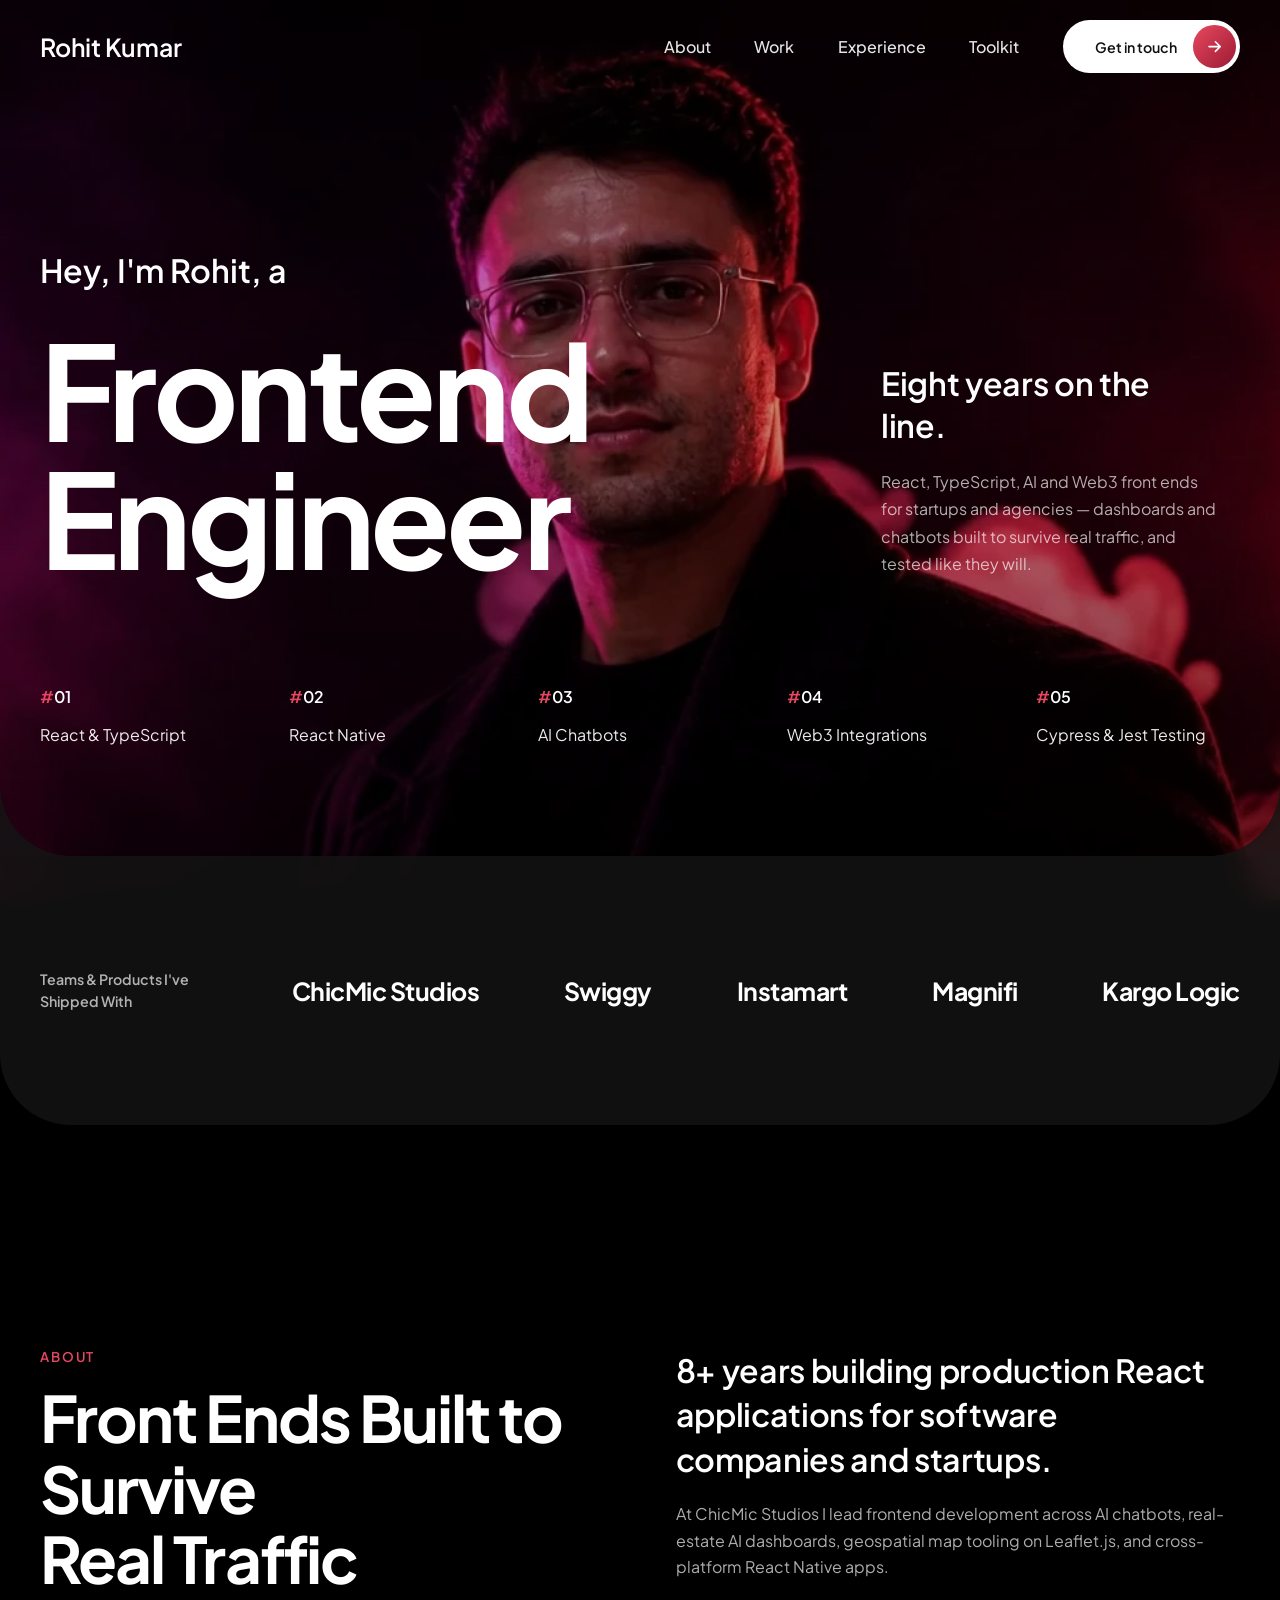
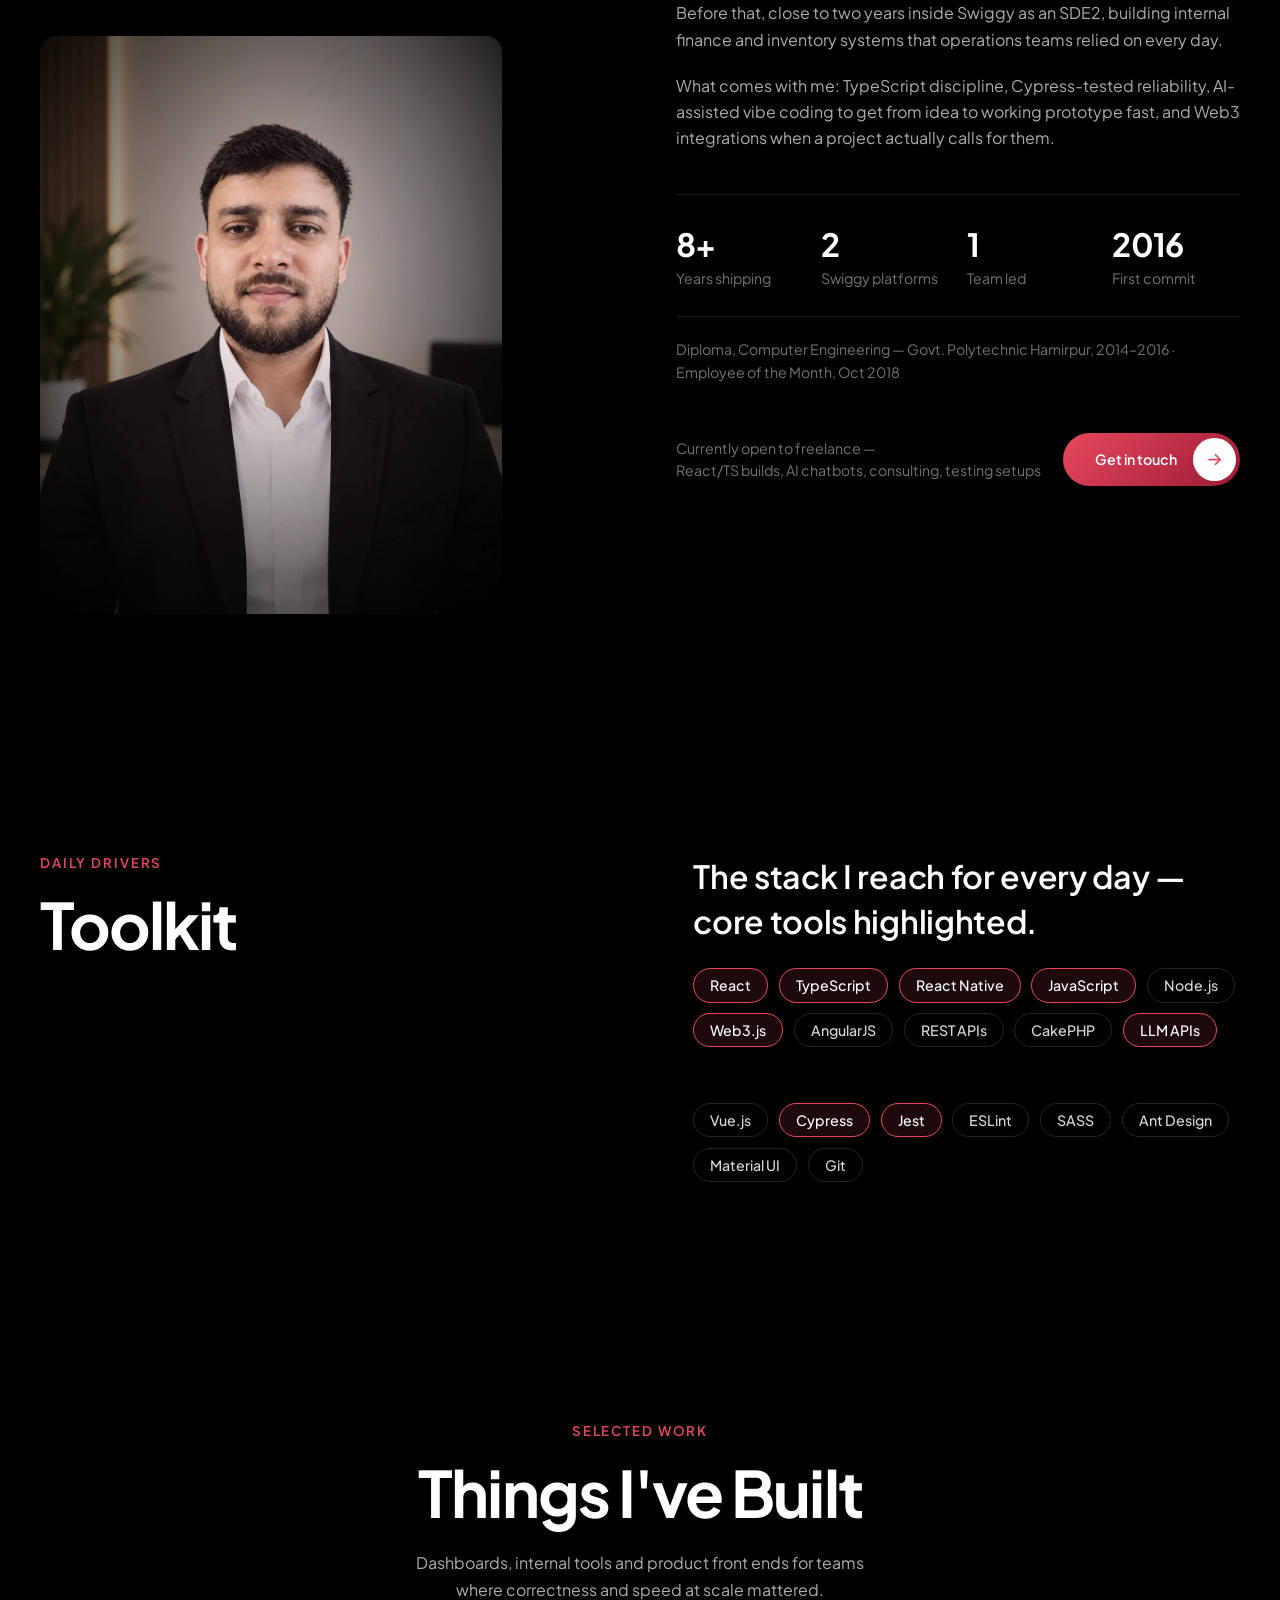
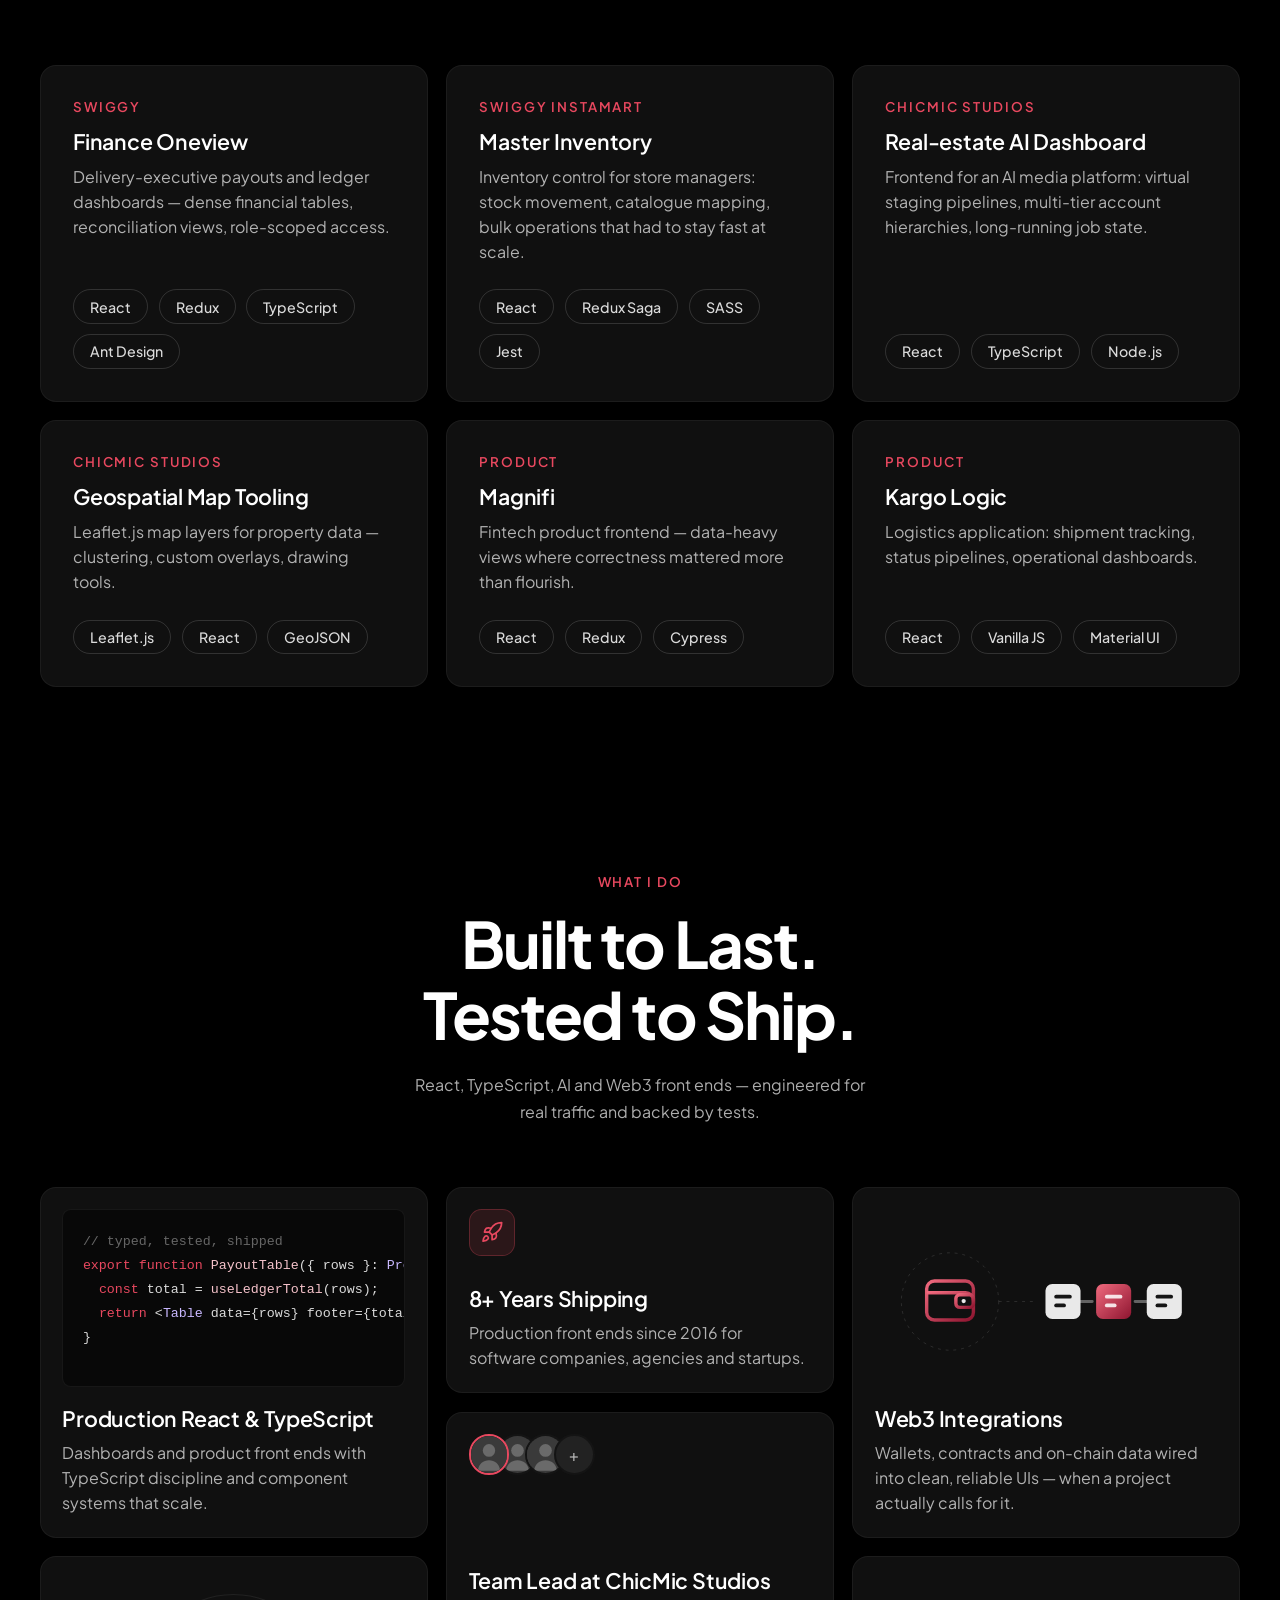
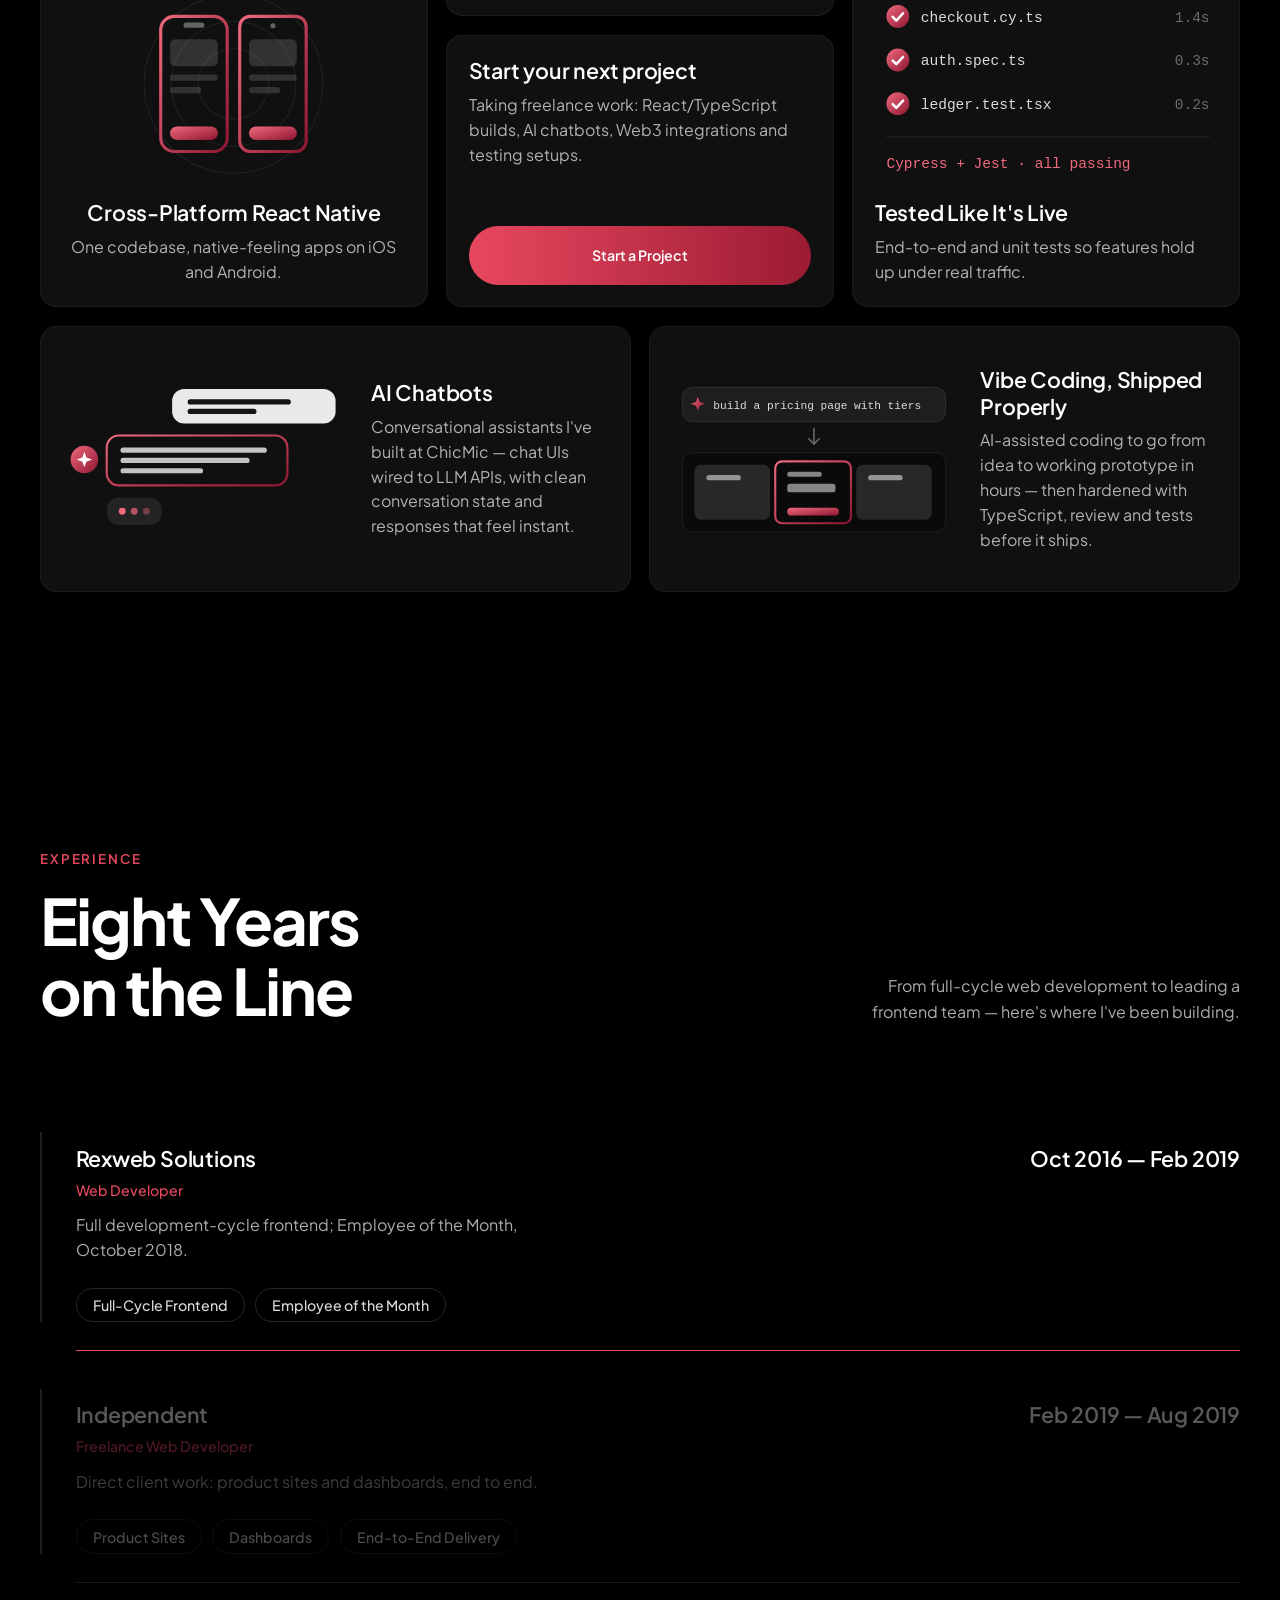
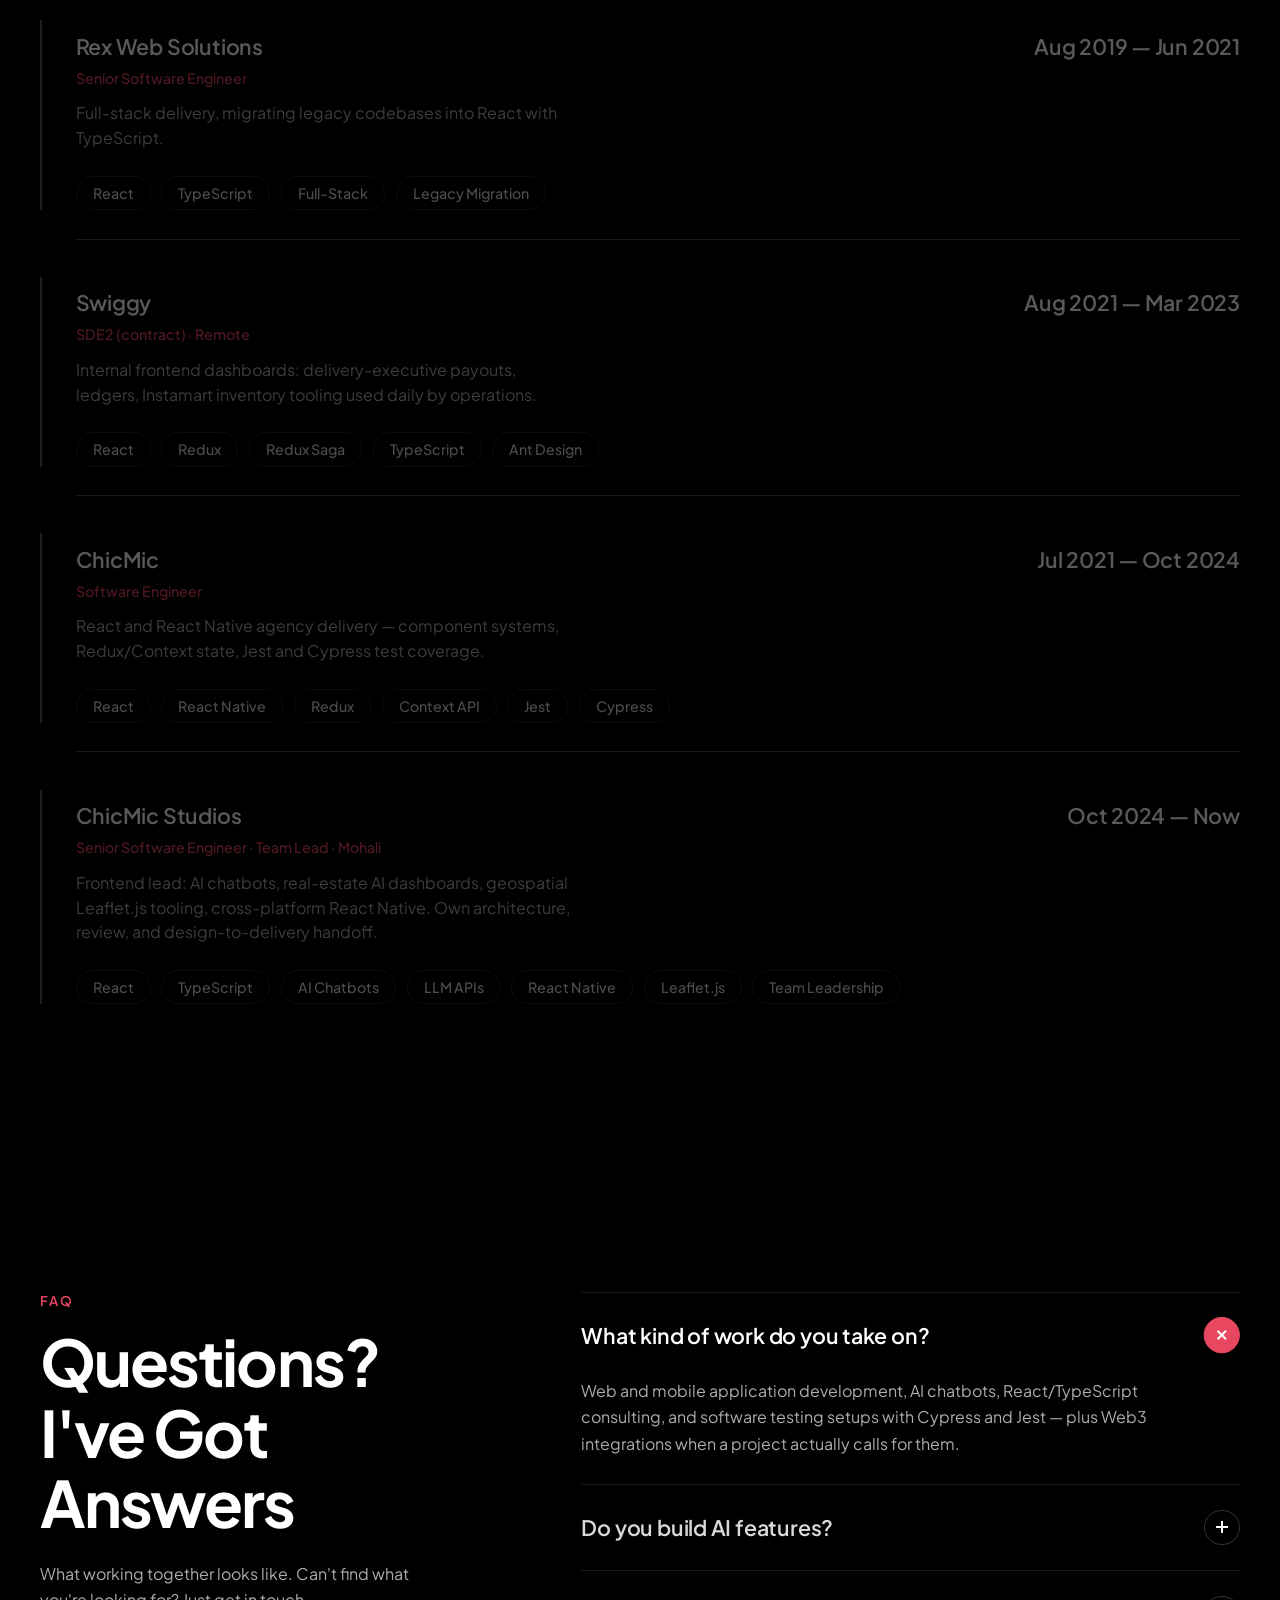
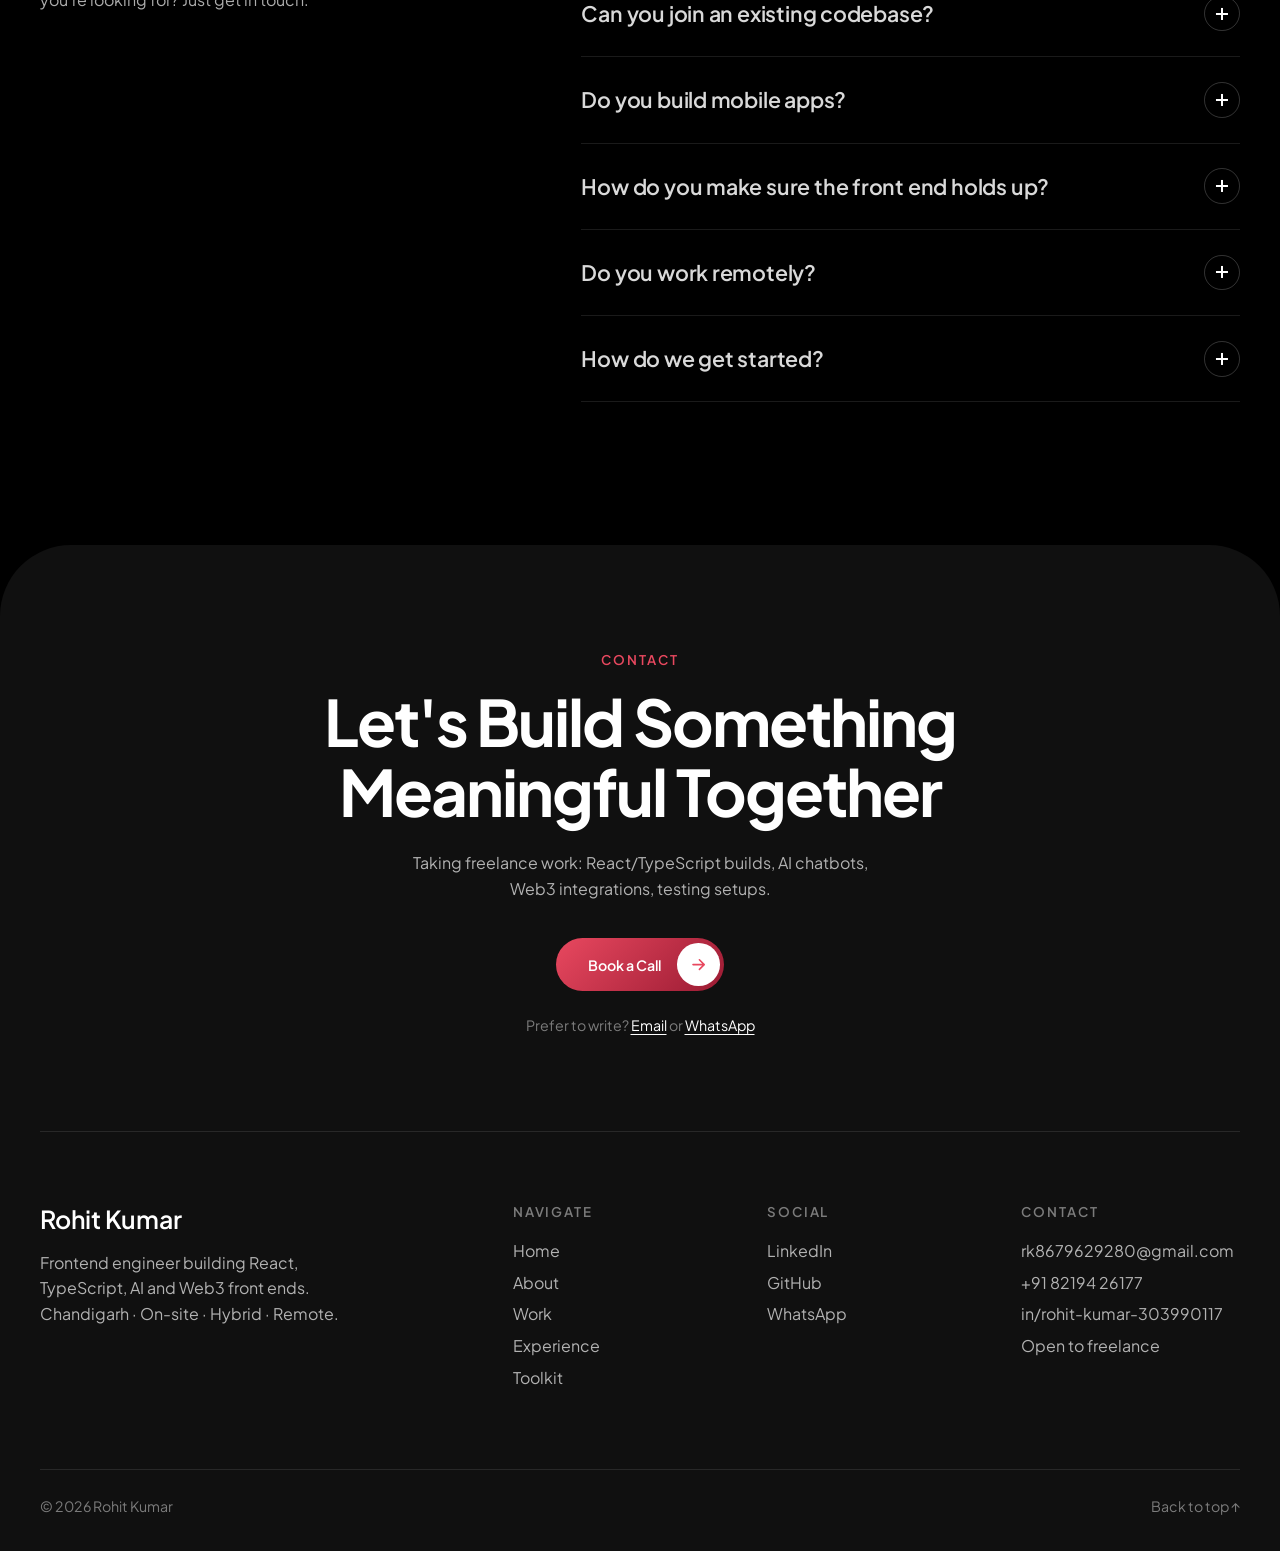
<file: index.html>
<!DOCTYPE html>
<html lang="en">
<head>
<meta charset="UTF-8">
<meta name="viewport" content="width=device-width, initial-scale=1.0">
<title>Rohit Kumar — Frontend Engineer</title>
<meta name="description" content="Rohit Kumar, frontend engineer with 8+ years building React, TypeScript, AI chatbot and Web3 web apps for startups and agencies. Open to freelance work.">
<meta name="theme-color" content="#0c0609">
<link rel="canonical" href="https://programmeroo7.github.io/rohit/">
<link rel="icon" href="assets/favicon.svg" type="image/svg+xml">
<link rel="icon" href="assets/favicon-32.png" sizes="32x32" type="image/png">
<link rel="apple-touch-icon" href="assets/apple-touch-icon.png">
<meta property="og:type" content="website">
<meta property="og:url" content="https://programmeroo7.github.io/rohit/">
<meta property="og:title" content="Rohit Kumar — Frontend Engineer">
<meta property="og:description" content="Rohit Kumar, frontend engineer with 8+ years building React, TypeScript, AI chatbot and Web3 web apps for startups and agencies. Open to freelance work.">
<meta property="og:image" content="https://programmeroo7.github.io/rohit/assets/og-image.jpg">
<meta property="og:image:width" content="1200">
<meta property="og:image:height" content="630">
<meta name="twitter:card" content="summary_large_image">
<meta name="twitter:title" content="Rohit Kumar — Frontend Engineer">
<meta name="twitter:description" content="Rohit Kumar, frontend engineer with 8+ years building React, TypeScript, AI chatbot and Web3 web apps for startups and agencies. Open to freelance work.">
<meta name="twitter:image" content="https://programmeroo7.github.io/rohit/assets/og-image.jpg">
<script type="application/ld+json">
{
  "@context": "https://schema.org",
  "@type": "Person",
  "name": "Rohit Kumar",
  "jobTitle": "Frontend Engineer",
  "url": "https://programmeroo7.github.io/rohit/",
  "image": "https://programmeroo7.github.io/rohit/assets/portrait-about.webp",
  "email": "mailto:rk8679629280@gmail.com",
  "address": { "@type": "PostalAddress", "addressLocality": "Chandigarh", "addressCountry": "IN" },
  "worksFor": { "@type": "Organization", "name": "ChicMic Studios" },
  "knowsAbout": ["React", "TypeScript", "React Native", "AI Chatbots", "LLM APIs", "Web3", "Cypress", "Jest"],
  "sameAs": ["https://www.linkedin.com/in/rohit-kumar-303990117", "https://github.com/programmeroo7"]
}
</script>
<script>
  // Scroll reveals start hidden only when JS runs and motion is allowed.
  if (!matchMedia("(prefers-reduced-motion: reduce)").matches) document.documentElement.classList.add("js-reveal");
</script>
<link rel="preconnect" href="https://fonts.googleapis.com">
<link rel="preconnect" href="https://fonts.gstatic.com" crossorigin>
<link href="https://fonts.googleapis.com/css2?family=Plus+Jakarta+Sans:wght@400;500;600;700&display=swap" rel="stylesheet">
<link rel="stylesheet" href="style.css?v=8">
</head>
<body>

<canvas id="frame-canvas"></canvas>
<div class="bg-scrim"></div>

<main>

  <section class="hero" id="home">
    <header class="nav">
      <div class="logo">Rohit Kumar</div>
      <div class="nav-right">
        <nav class="nav-links" aria-label="Main navigation">
          <a href="#about">About</a>
          <a href="#work">Work</a>
          <a href="#experience">Experience</a>
          <a href="#toolkit">Toolkit</a>
        </nav>
        <a class="btn btn-light" href="#contact">
          Get in touch
          <span class="btn-icon"><svg viewBox="0 0 24 24"><path d="M5 12h14M13 6l6 6-6 6"/></svg></span>
        </a>
      </div>
    </header>

    <div class="hero-row">
      <div class="hero-heading">
        <p class="hero-hey">Hey, I'm Rohit, a</p>
        <h1>Frontend<br>Engineer</h1>
      </div>
      <div class="hero-tagline">
        <h2>Eight years on the line.</h2>
        <p>React, TypeScript, AI and Web3 front ends for startups and agencies — dashboards and chatbots built to survive real traffic, and tested like they will.</p>
      </div>
    </div>

    <div class="hero-stats">
      <div class="stat"><span class="num"><span class="hash">#</span>01</span><span class="label">React &amp; TypeScript</span></div>
      <div class="stat"><span class="num"><span class="hash">#</span>02</span><span class="label">React Native</span></div>
      <div class="stat"><span class="num"><span class="hash">#</span>03</span><span class="label">AI Chatbots</span></div>
      <div class="stat"><span class="num"><span class="hash">#</span>04</span><span class="label">Web3 Integrations</span></div>
      <div class="stat"><span class="num"><span class="hash">#</span>05</span><span class="label">Cypress &amp; Jest Testing</span></div>
    </div>
  </section>

  <section class="trusted">
    <p class="trusted-label">Teams &amp; Products I've Shipped With</p>
    <div class="brand-list">
      <span class="brand">ChicMic Studios</span>
      <span class="brand">Swiggy</span>
      <span class="brand">Instamart</span>
      <span class="brand">Magnifi</span>
      <span class="brand">Kargo Logic</span>
    </div>
  </section>

  <section class="behind" id="about">
    <div class="behind-left">
      <p class="eyebrow">About</p>
      <h2 class="section-title">Front Ends Built to Survive<br>Real Traffic</h2>
      <img class="portrait" src="assets/portrait-about.webp" alt="Portrait of Rohit Kumar">
    </div>
    <div class="behind-right">
      <p class="behind-text">8+ years building production React applications for software companies and startups.</p>
      <div class="about-copy">
        <p>At ChicMic Studios I lead frontend development across AI chatbots, real-estate AI dashboards, geospatial map tooling on Leaflet.js, and cross-platform React Native apps.</p>
        <p>Before that, close to two years inside Swiggy as an SDE2, building internal finance and inventory systems that operations teams relied on every day.</p>
        <p>What comes with me: TypeScript discipline, Cypress-tested reliability, AI-assisted vibe coding to get from idea to working prototype fast, and Web3 integrations when a project actually calls for them.</p>
      </div>

      <dl class="about-stats">
        <div><dt>8+</dt><dd>Years shipping</dd></div>
        <div><dt>2</dt><dd>Swiggy platforms</dd></div>
        <div><dt>1</dt><dd>Team led</dd></div>
        <div><dt>2016</dt><dd>First commit</dd></div>
      </dl>

      <p class="about-note">Diploma, Computer Engineering — Govt. Polytechnic Hamirpur, 2014–2016 · Employee of the Month, Oct 2018</p>

      <div class="behind-cta">
        <span>Currently open to freelance —<br>React/TS builds, AI chatbots, consulting, testing setups</span>
        <a class="btn btn-accent" href="#contact">
          Get in touch
          <span class="btn-icon"><svg viewBox="0 0 24 24"><path d="M5 12h14M13 6l6 6-6 6"/></svg></span>
        </a>
      </div>
    </div>
  </section>

  <section class="designs" id="toolkit">
    <div class="designs-left">
      <p class="eyebrow">Daily Drivers</p>
      <h2 class="section-title">Toolkit</h2>
    </div>
    <div class="designs-right">
      <p class="behind-text">The stack I reach for every day — core tools highlighted.</p>
      <ul class="tags toolkit">
        <li class="core">React</li><li class="core">TypeScript</li><li class="core">React Native</li><li class="core">JavaScript</li><li>Node.js</li><li class="core">Web3.js</li><li>AngularJS</li><li>REST APIs</li><li>CakePHP</li>
        <li class="core">LLM APIs</li><li>AI Coding Assistants</li><li>Redux</li><li>Context API</li><li>Leaflet.js</li><li>Vue.js</li><li class="core">Cypress</li><li class="core">Jest</li>
        <li>ESLint</li><li>SASS</li><li>Ant Design</li><li>Material UI</li><li>Git</li>
      </ul>
    </div>
  </section>

  <section class="work" id="work">
    <div class="section-head">
      <p class="eyebrow">Selected Work</p>
      <h2 class="section-title">Things I've Built</h2>
      <p class="section-intro">Dashboards, internal tools and product front ends for teams where correctness and speed at scale mattered.</p>
    </div>

    <div class="work-grid">
      <article class="work-card">
        <p class="work-client">Swiggy</p>
        <h3>Finance Oneview</h3>
        <p>Delivery-executive payouts and ledger dashboards — dense financial tables, reconciliation views, role-scoped access.</p>
        <ul class="tags"><li>React</li><li>Redux</li><li>TypeScript</li><li>Ant Design</li></ul>
      </article>
      <article class="work-card">
        <p class="work-client">Swiggy Instamart</p>
        <h3>Master Inventory</h3>
        <p>Inventory control for store managers: stock movement, catalogue mapping, bulk operations that had to stay fast at scale.</p>
        <ul class="tags"><li>React</li><li>Redux Saga</li><li>SASS</li><li>Jest</li></ul>
      </article>
      <article class="work-card">
        <p class="work-client">ChicMic Studios</p>
        <h3>Real-estate AI Dashboard</h3>
        <p>Frontend for an AI media platform: virtual staging pipelines, multi-tier account hierarchies, long-running job state.</p>
        <ul class="tags"><li>React</li><li>TypeScript</li><li>Node.js</li></ul>
      </article>
      <article class="work-card">
        <p class="work-client">ChicMic Studios</p>
        <h3>Geospatial Map Tooling</h3>
        <p>Leaflet.js map layers for property data — clustering, custom overlays, drawing tools.</p>
        <ul class="tags"><li>Leaflet.js</li><li>React</li><li>GeoJSON</li></ul>
      </article>
      <article class="work-card">
        <p class="work-client">Product</p>
        <h3>Magnifi</h3>
        <p>Fintech product frontend — data-heavy views where correctness mattered more than flourish.</p>
        <ul class="tags"><li>React</li><li>Redux</li><li>Cypress</li></ul>
      </article>
      <article class="work-card">
        <p class="work-client">Product</p>
        <h3>Kargo Logic</h3>
        <p>Logistics application: shipment tracking, status pipelines, operational dashboards.</p>
        <ul class="tags"><li>React</li><li>Vanilla JS</li><li>Material UI</li></ul>
      </article>
    </div>
  </section>

  <section class="impact">
    <svg width="0" height="0" style="position:absolute" aria-hidden="true">
      <defs>
        <linearGradient id="mark-grad" x1="0" y1="0" x2="1" y2="1">
          <stop offset="0" stop-color="#f06a7e"/>
          <stop offset="1" stop-color="#8e1530"/>
        </linearGradient>
        <symbol id="mark" viewBox="0 0 48 48">
          <g fill="none" stroke="url(#mark-grad)" stroke-width="9" stroke-linecap="round" transform="rotate(-25 24 24)">
            <path d="M12 26A12 12 0 0 1 32 14"/>
            <path d="M36 22A12 12 0 0 1 16 34"/>
          </g>
        </symbol>
      </defs>
    </svg>

    <div class="impact-head">
      <p class="eyebrow">What I Do</p>
      <h2 class="section-title">Built to Last.<br>Tested to Ship.</h2>
      <p class="section-intro">React, TypeScript, AI and Web3 front ends — engineered for real traffic and backed by tests.</p>
    </div>

    <div class="bento">
      <div class="bento-col">
        <article class="card">
          <pre class="code-block" aria-hidden="true"><code><span class="c-c">// typed, tested, shipped</span>
<span class="c-k">export function</span> <span class="c-f">PayoutTable</span>({ rows }: <span class="c-t">Props</span>) {
  <span class="c-k">const</span> total = <span class="c-f">useLedgerTotal</span>(rows);
  <span class="c-k">return</span> &lt;<span class="c-t">Table</span> data={rows} footer={total} /&gt;;
}</code></pre>
          <h3>Production React &amp; TypeScript</h3>
          <p>Dashboards and product front ends with TypeScript discipline and component systems that scale.</p>
        </article>
        <article class="card card-center">
          <svg class="card-graphic" viewBox="0 0 330 190" aria-hidden="true">
            <g fill="none" stroke="rgba(255,255,255,0.07)">
              <circle cx="165" cy="95" r="34"/>
              <circle cx="165" cy="95" r="60"/>
              <circle cx="165" cy="95" r="86"/>
            </g>
            <g fill="none" stroke="url(#mark-grad)" stroke-width="3">
              <rect x="95" y="30" width="64" height="130" rx="13"/>
              <rect x="171" y="30" width="64" height="130" rx="10"/>
            </g>
            <rect x="117" y="36" width="20" height="5" rx="2.5" fill="rgba(255,255,255,0.35)"/>
            <circle cx="203" cy="39" r="2.5" fill="rgba(255,255,255,0.35)"/>
            <g fill="rgba(255,255,255,0.14)">
              <rect x="104" y="52" width="46" height="26" rx="5"/>
              <rect x="180" y="52" width="46" height="26" rx="5"/>
              <rect x="104" y="86" width="46" height="6" rx="3"/>
              <rect x="180" y="86" width="46" height="6" rx="3"/>
              <rect x="104" y="98" width="30" height="6" rx="3"/>
              <rect x="180" y="98" width="30" height="6" rx="3"/>
            </g>
            <rect x="104" y="136" width="46" height="13" rx="6.5" fill="url(#mark-grad)"/>
            <rect x="180" y="136" width="46" height="13" rx="6.5" fill="url(#mark-grad)"/>
          </svg>
          <h3>Cross-Platform React Native</h3>
          <p>One codebase, native-feeling apps on iOS and Android.</p>
        </article>
      </div>

      <div class="bento-col">
        <article class="card card-projects">
          <svg class="card-icon" viewBox="0 0 24 24" aria-hidden="true"><path d="M4.5 16.5c-1.5 1.26-2 5-2 5s3.74-.5 5-2c.71-.84.7-2.13-.09-2.91a2.18 2.18 0 0 0-2.91-.09z"/><path d="M12 15l-3-3a22 22 0 0 1 2-3.95A12.88 12.88 0 0 1 22 2c0 2.72-.78 7.5-6 11a22.35 22.35 0 0 1-4 2z"/><path d="M9 12H4s.55-3.03 2-4c1.62-1.08 5 0 5 0"/><path d="M12 15v5s3.03-.55 4-2c1.08-1.62 0-5 0-5"/></svg>
          <h3>8+ Years Shipping</h3>
          <p>Production front ends since 2016 for software companies, agencies and startups.</p>
        </article>
        <article class="card card-teams">
          <div class="avatars">
            <img class="avatar-lead" src="assets/placeholder-avatar.svg" alt="">
            <img src="assets/placeholder-avatar.svg" alt="">
            <img src="assets/placeholder-avatar.svg" alt="">
            <span class="avatar-more">+</span>
          </div>
          <h3>Team Lead at ChicMic Studios</h3>
        </article>
        <article class="card card-cta">
          <h3>Start your next project</h3>
          <p>Taking freelance work: React/TypeScript builds, AI chatbots, Web3 integrations and testing setups.</p>
          <a class="cta-btn" href="mailto:rk8679629280@gmail.com?subject=Project%20enquiry" data-calendly>Start a Project</a>
        </article>
      </div>

      <div class="bento-col">
        <article class="card">
          <svg class="card-graphic" viewBox="0 0 330 190" aria-hidden="true">
            <g fill="none" stroke="rgba(255,255,255,0.12)" stroke-dasharray="3 5">
              <circle cx="66" cy="95" r="50"/>
              <path d="M116 95H156"/>
            </g>
            <g fill="none" stroke="url(#mark-grad)" stroke-width="3.5" stroke-linejoin="round">
              <rect x="42" y="74" width="48" height="40" rx="8"/>
              <path d="M42 86h40a8 8 0 0 1 8 8"/>
              <rect x="72" y="88" width="18" height="13" rx="4"/>
            </g>
            <circle cx="80" cy="94.5" r="2.2" fill="#e9e9e9"/>
            <g stroke="rgba(255,255,255,0.35)" stroke-width="3" stroke-linecap="round">
              <path d="M200 95h12M256 95h12"/>
            </g>
            <rect x="164" y="77" width="36" height="36" rx="7" fill="#e9e9e9"/>
            <rect x="216" y="77" width="36" height="36" rx="7" fill="url(#mark-grad)"/>
            <rect x="268" y="77" width="36" height="36" rx="7" fill="#e9e9e9"/>
            <g fill="#151515">
              <rect x="173" y="88" width="18" height="4" rx="2"/>
              <rect x="173" y="97" width="12" height="4" rx="2"/>
              <rect x="277" y="88" width="18" height="4" rx="2"/>
              <rect x="277" y="97" width="12" height="4" rx="2"/>
            </g>
            <g fill="rgba(255,255,255,0.85)">
              <rect x="225" y="88" width="18" height="4" rx="2"/>
              <rect x="225" y="97" width="12" height="4" rx="2"/>
            </g>
          </svg>
          <h3>Web3 Integrations</h3>
          <p>Wallets, contracts and on-chain data wired into clean, reliable UIs — when a project actually calls for it.</p>
        </article>
        <article class="card">
          <svg class="card-graphic" viewBox="0 0 330 190" aria-hidden="true" font-family="'Cascadia Code', Consolas, 'SF Mono', monospace" font-size="14">
            <g fill="url(#mark-grad)">
              <circle cx="22" cy="30" r="11"/>
              <circle cx="22" cy="72" r="11"/>
              <circle cx="22" cy="114" r="11"/>
            </g>
            <g fill="none" stroke="#fff" stroke-width="2.4" stroke-linecap="round" stroke-linejoin="round">
              <path d="M17 30.5l3.5 3.5 6.5-7"/>
              <path d="M17 72.5l3.5 3.5 6.5-7"/>
              <path d="M17 114.5l3.5 3.5 6.5-7"/>
            </g>
            <g fill="rgba(255,255,255,0.85)">
              <text x="44" y="35">checkout.cy.ts</text>
              <text x="44" y="77">auth.spec.ts</text>
              <text x="44" y="119">ledger.test.tsx</text>
            </g>
            <g fill="rgba(255,255,255,0.38)" text-anchor="end">
              <text x="322" y="35">1.4s</text>
              <text x="322" y="77">0.3s</text>
              <text x="322" y="119">0.2s</text>
            </g>
            <path d="M11 146H322" stroke="rgba(255,255,255,0.1)"/>
            <text x="11" y="176" fill="#f06a7e">Cypress + Jest · all passing</text>
          </svg>
          <h3>Tested Like It's Live</h3>
          <p>End-to-end and unit tests so features hold up under real traffic.</p>
        </article>
      </div>
    </div>
    <div class="bento-row">
      <article class="card">
        <svg class="card-graphic" viewBox="0 0 330 190" aria-hidden="true">
          <rect x="128" y="14" width="190" height="40" rx="14" fill="#e9e9e9"/>
          <g fill="#151515">
            <rect x="146" y="26" width="120" height="6" rx="3"/>
            <rect x="146" y="37" width="80" height="6" rx="3"/>
          </g>
          <circle cx="26" cy="96" r="16" fill="url(#mark-grad)"/>
          <path d="M26 87l2.4 6.6L35 96l-6.6 2.4L26 105l-2.4-6.6L17 96l6.6-2.4z" fill="#fff"/>
          <rect x="52" y="68" width="210" height="58" rx="14" fill="none" stroke="url(#mark-grad)" stroke-width="2.5"/>
          <g fill="rgba(255,255,255,0.75)">
            <rect x="68" y="82" width="170" height="6" rx="3"/>
            <rect x="68" y="94" width="150" height="6" rx="3"/>
            <rect x="68" y="106" width="96" height="6" rx="3"/>
          </g>
          <rect x="52" y="140" width="64" height="32" rx="14" fill="rgba(255,255,255,0.08)"/>
          <g fill="#f06a7e">
            <circle cx="70" cy="156" r="4"/>
            <circle cx="84" cy="156" r="4" opacity="0.7"/>
            <circle cx="98" cy="156" r="4" opacity="0.4"/>
          </g>
        </svg>
        <div class="card-text">
          <h3>AI Chatbots</h3>
          <p>Conversational assistants I've built at ChicMic — chat UIs wired to LLM APIs, with clean conversation state and responses that feel instant.</p>
        </div>
      </article>
      <article class="card">
        <svg class="card-graphic" viewBox="0 0 330 190" aria-hidden="true" font-family="'Cascadia Code', Consolas, 'SF Mono', monospace" font-size="13">
          <rect x="12" y="12" width="306" height="40" rx="12" fill="rgba(255,255,255,0.06)" stroke="rgba(255,255,255,0.12)"/>
          <path d="M30 23l2.2 6 6 2.2-6 2.2L30 39.6l-2.2-6.2-6-2.2 6-2.2z" fill="url(#mark-grad)"/>
          <text x="48" y="37" fill="rgba(255,255,255,0.85)">build a pricing page with tiers</text>
          <path d="M165 60v18m-6-6 6 6 6-6" fill="none" stroke="rgba(255,255,255,0.35)" stroke-width="2" stroke-linecap="round" stroke-linejoin="round"/>
          <rect x="12" y="88" width="306" height="92" rx="12" fill="rgba(0,0,0,0.35)" stroke="rgba(255,255,255,0.08)"/>
          <g fill="rgba(255,255,255,0.12)">
            <rect x="26" y="102" width="88" height="64" rx="8"/>
            <rect x="214" y="102" width="88" height="64" rx="8"/>
          </g>
          <rect x="120" y="98" width="88" height="72" rx="8" fill="none" stroke="url(#mark-grad)" stroke-width="2.5"/>
          <rect x="134" y="152" width="60" height="9" rx="4.5" fill="url(#mark-grad)"/>
          <g fill="rgba(255,255,255,0.5)">
            <rect x="134" y="110" width="40" height="6" rx="3"/>
            <rect x="134" y="124" width="56" height="10" rx="3"/>
            <rect x="40" y="114" width="40" height="6" rx="3"/>
            <rect x="228" y="114" width="40" height="6" rx="3"/>
          </g>
        </svg>
        <div class="card-text">
          <h3>Vibe Coding, Shipped Properly</h3>
          <p>AI-assisted coding to go from idea to working prototype in hours — then hardened with TypeScript, review and tests before it ships.</p>
        </div>
      </article>
    </div>
  </section>

  <section class="process" id="experience">
    <div class="process-head">
      <div>
        <p class="eyebrow">Experience</p>
        <h2 class="section-title">Eight Years<br>on the Line</h2>
      </div>
      <p class="section-intro">From full-cycle web development to leading a frontend team — here's where I've been building.</p>
    </div>

    <div class="steps">
      <article class="step">
        <div class="step-inner">
          <div class="step-body">
            <h3>Rexweb Solutions</h3>
            <p class="step-role">Web Developer</p>
            <p>Full development-cycle frontend; Employee of the Month, October 2018.</p>
            <ul class="tags"><li>Full-Cycle Frontend</li><li>Employee of the Month</li></ul>
          </div>
          <p class="step-year">Oct 2016 — Feb 2019</p>
        </div>
      </article>

      <article class="step">
        <div class="step-inner">
          <div class="step-body">
            <h3>Independent</h3>
            <p class="step-role">Freelance Web Developer</p>
            <p>Direct client work: product sites and dashboards, end to end.</p>
            <ul class="tags"><li>Product Sites</li><li>Dashboards</li><li>End-to-End Delivery</li></ul>
          </div>
          <p class="step-year">Feb 2019 — Aug 2019</p>
        </div>
      </article>

      <article class="step">
        <div class="step-inner">
          <div class="step-body">
            <h3>Rex Web Solutions</h3>
            <p class="step-role">Senior Software Engineer</p>
            <p>Full-stack delivery, migrating legacy codebases into React with TypeScript.</p>
            <ul class="tags"><li>React</li><li>TypeScript</li><li>Full-Stack</li><li>Legacy Migration</li></ul>
          </div>
          <p class="step-year">Aug 2019 — Jun 2021</p>
        </div>
      </article>

      <article class="step">
        <div class="step-inner">
          <div class="step-body">
            <h3>Swiggy</h3>
            <p class="step-role">SDE2 (contract) · Remote</p>
            <p>Internal frontend dashboards: delivery-executive payouts, ledgers, Instamart inventory tooling used daily by operations.</p>
            <ul class="tags"><li>React</li><li>Redux</li><li>Redux Saga</li><li>TypeScript</li><li>Ant Design</li></ul>
          </div>
          <p class="step-year">Aug 2021 — Mar 2023</p>
        </div>
      </article>

      <article class="step">
        <div class="step-inner">
          <div class="step-body">
            <h3>ChicMic</h3>
            <p class="step-role">Software Engineer</p>
            <p>React and React Native agency delivery — component systems, Redux/Context state, Jest and Cypress test coverage.</p>
            <ul class="tags"><li>React</li><li>React Native</li><li>Redux</li><li>Context API</li><li>Jest</li><li>Cypress</li></ul>
          </div>
          <p class="step-year">Jul 2021 — Oct 2024</p>
        </div>
      </article>

      <article class="step">
        <div class="step-inner">
          <div class="step-body">
            <h3>ChicMic Studios</h3>
            <p class="step-role">Senior Software Engineer · Team Lead · Mohali</p>
            <p>Frontend lead: AI chatbots, real-estate AI dashboards, geospatial Leaflet.js tooling, cross-platform React Native. Own architecture, review, and design-to-delivery handoff.</p>
            <ul class="tags"><li>React</li><li>TypeScript</li><li>AI Chatbots</li><li>LLM APIs</li><li>React Native</li><li>Leaflet.js</li><li>Team Leadership</li></ul>
          </div>
          <p class="step-year">Oct 2024 — Now</p>
        </div>
      </article>
    </div>
  </section>

  <!-- Hidden until real client quotes are available: remove the "hidden" attribute and replace the placeholder quotes. -->
  <section class="testimonials" id="testimonials" hidden>
    <div class="section-head">
      <p class="eyebrow">Testimonials</p>
      <h2 class="section-title">What Clients Say</h2>
      <p class="section-intro">Words from the teams and founders I've built with.</p>
    </div>

    <div class="quote-grid">
      <figure class="quote-card">
        <svg class="quote-mark" viewBox="0 0 40 32" aria-hidden="true"><path d="M0 32V19C0 8 6 1.5 16 0l1.6 4.4C12 6 9.6 9.6 9.4 14H16v18zm22 0V19C22 8 28 1.5 38 0l1.6 4.4C34 6 31.6 9.6 31.4 14H38v18z"/></svg>
        <blockquote><p>Client quote goes here.</p></blockquote>
        <figcaption>
          <img src="assets/placeholder-avatar.svg" alt="">
          <div><strong>Client Name</strong><span>Role, Company</span></div>
        </figcaption>
      </figure>
      <figure class="quote-card">
        <svg class="quote-mark" viewBox="0 0 40 32" aria-hidden="true"><path d="M0 32V19C0 8 6 1.5 16 0l1.6 4.4C12 6 9.6 9.6 9.4 14H16v18zm22 0V19C22 8 28 1.5 38 0l1.6 4.4C34 6 31.6 9.6 31.4 14H38v18z"/></svg>
        <blockquote><p>Client quote goes here.</p></blockquote>
        <figcaption>
          <img src="assets/placeholder-avatar.svg" alt="">
          <div><strong>Client Name</strong><span>Role, Company</span></div>
        </figcaption>
      </figure>
      <figure class="quote-card">
        <svg class="quote-mark" viewBox="0 0 40 32" aria-hidden="true"><path d="M0 32V19C0 8 6 1.5 16 0l1.6 4.4C12 6 9.6 9.6 9.4 14H16v18zm22 0V19C22 8 28 1.5 38 0l1.6 4.4C34 6 31.6 9.6 31.4 14H38v18z"/></svg>
        <blockquote><p>Client quote goes here.</p></blockquote>
        <figcaption>
          <img src="assets/placeholder-avatar.svg" alt="">
          <div><strong>Client Name</strong><span>Role, Company</span></div>
        </figcaption>
      </figure>
    </div>
  </section>

  <section class="faq" id="faq">
    <div class="faq-head">
      <p class="eyebrow">FAQ</p>
      <h2 class="section-title">Questions?<br>I've Got Answers</h2>
      <p class="section-intro">What working together looks like. Can't find what you're looking for? Just get in touch.</p>
    </div>

    <div class="faq-list">
      <details class="faq-item" name="faq" open>
        <summary>What kind of work do you take on?<span class="faq-icon" aria-hidden="true"></span></summary>
        <div class="faq-answer"><p>Web and mobile application development, AI chatbots, React/TypeScript consulting, and software testing setups with Cypress and Jest — plus Web3 integrations when a project actually calls for them.</p></div>
      </details>
      <details class="faq-item" name="faq">
        <summary>Do you build AI features?<span class="faq-icon" aria-hidden="true"></span></summary>
        <div class="faq-answer"><p>Yes. At ChicMic I've built AI chatbots — chat interfaces wired to LLM APIs. I also vibe code: AI coding assistants take an idea to a working prototype fast, then I harden it with TypeScript and tests so it's ready for real users.</p></div>
      </details>
      <details class="faq-item" name="faq">
        <summary>Can you join an existing codebase?<span class="faq-icon" aria-hidden="true"></span></summary>
        <div class="faq-answer"><p>Yes. Much of my work has been inside established products at Swiggy and ChicMic, and I've migrated legacy codebases into React with TypeScript.</p></div>
      </details>
      <details class="faq-item" name="faq">
        <summary>Do you build mobile apps?<span class="faq-icon" aria-hidden="true"></span></summary>
        <div class="faq-answer"><p>Yes — cross-platform React Native apps, sharing logic and patterns with the web front end where it makes sense.</p></div>
      </details>
      <details class="faq-item" name="faq">
        <summary>How do you make sure the front end holds up?<span class="faq-icon" aria-hidden="true"></span></summary>
        <div class="faq-answer"><p>TypeScript from the start, Cypress end-to-end and Jest unit tests on the paths that matter, and code review on everything that ships.</p></div>
      </details>
      <details class="faq-item" name="faq">
        <summary>Do you work remotely?<span class="faq-icon" aria-hidden="true"></span></summary>
        <div class="faq-answer"><p>Yes. I'm based in Chandigarh, India, and open to on-site, hybrid or remote work with teams and clients across time zones.</p></div>
      </details>
      <details class="faq-item" name="faq">
        <summary>How do we get started?<span class="faq-icon" aria-hidden="true"></span></summary>
        <div class="faq-answer"><p>Send a short brief by email, WhatsApp or LinkedIn — what you're building, your timeline and your stack — and I'll get back to you to talk it through. Or book a call directly.</p></div>
      </details>
    </div>
  </section>

</main>

<footer class="footer" id="contact">
  <div class="footer-cta">
    <p class="eyebrow">Contact</p>
    <h2 class="section-title">Let's Build Something<br>Meaningful Together</h2>
    <p class="section-intro">Taking freelance work: React/TypeScript builds, AI chatbots, Web3 integrations, testing setups.</p>
    <a class="btn btn-accent" href="mailto:rk8679629280@gmail.com?subject=Project%20enquiry" data-calendly>
      Book a Call
      <span class="btn-icon"><svg viewBox="0 0 24 24"><path d="M5 12h14M13 6l6 6-6 6"/></svg></span>
    </a>
    <p class="cta-alt">Prefer to write? <a href="mailto:rk8679629280@gmail.com?subject=Project%20enquiry">Email</a> or <a href="https://wa.me/918219426177?text=Hi%20Rohit%2C%20I%27d%20like%20to%20discuss%20a%20project." target="_blank" rel="noopener">WhatsApp</a></p>
  </div>

  <div class="footer-grid">
    <div class="footer-brand">
      <div class="logo">Rohit Kumar</div>
      <p>Frontend engineer building React, TypeScript, AI and Web3 front ends. Chandigarh · On-site · Hybrid · Remote.</p>
    </div>
    <nav class="footer-col" aria-label="Footer navigation">
      <p class="footer-label">Navigate</p>
      <a href="#home">Home</a>
      <a href="#about">About</a>
      <a href="#work">Work</a>
      <a href="#experience">Experience</a>
      <a href="#toolkit">Toolkit</a>
    </nav>
    <div class="footer-col">
      <p class="footer-label">Social</p>
      <a href="https://www.linkedin.com/in/rohit-kumar-303990117" target="_blank" rel="noopener">LinkedIn</a>
      <a href="https://github.com/programmeroo7" target="_blank" rel="noopener">GitHub</a>
      <a href="https://wa.me/918219426177?text=Hi%20Rohit%2C%20I%27d%20like%20to%20discuss%20a%20project." target="_blank" rel="noopener">WhatsApp</a>
    </div>
    <div class="footer-col">
      <p class="footer-label">Contact</p>
      <a href="mailto:rk8679629280@gmail.com">rk8679629280@gmail.com</a>
      <a href="tel:+918219426177">+91 82194 26177</a>
      <a href="https://www.linkedin.com/in/rohit-kumar-303990117" target="_blank" rel="noopener">in/rohit-kumar-303990117</a>
      <span>Open to freelance</span>
    </div>
  </div>

  <div class="footer-bottom">
    <span>&copy; 2026 Rohit Kumar</span>
    <a href="#home">Back to top &uarr;</a>
  </div>
</footer>

<link href="https://assets.calendly.com/assets/external/widget.css" rel="stylesheet">
<script src="https://assets.calendly.com/assets/external/widget.js" async></script>
<script src="script.js?v=10"></script>
</body>
</html>
</file>
<file: style.css>
/* All sizes are the reference design's pixel values (1440 x 963 hero),
   multiplied by --u so the layout keeps the design's proportions and the
   hero always fits one screen. */
:root {
  --u: min(calc(100vw / 1440), calc(100vh / 963));
  --accent: #e8485f;
  --accent-deep: #9b1b33;
  --accent-ink: #ffffff;
  --panel: rgba(20, 20, 20, 0.82);
  --pad: calc(45 * var(--u));

  /* type scale: every text element uses one of these */
  --fs-display: calc(148 * var(--u));
  --fs-h2: calc(72 * var(--u));
  --fs-lead: calc(36 * var(--u));
  --fs-h3: max(17px, calc(24 * var(--u)));
  --fs-body: max(14px, calc(18 * var(--u)));
  --fs-small: max(13px, calc(16 * var(--u)));
  --fs-eyebrow: max(12px, calc(15 * var(--u)));
  --text-body: rgba(255, 255, 255, 0.68);
  --text-muted: rgba(255, 255, 255, 0.45);
}

* {
  margin: 0;
  padding: 0;
  box-sizing: border-box;
}

html {
  background: #000;
}

body {
  overflow-x: hidden;
  color: #fff;
  font-family: "Plus Jakarta Sans", "Segoe UI", Arial, sans-serif;
  -webkit-font-smoothing: antialiased;
}

a {
  color: inherit;
  text-decoration: none;
}

/* ---------- scroll-scrubbing background ---------- */

#frame-canvas {
  position: fixed;
  top: 0;
  left: 0;
  display: block;
  width: 100vw;
  height: 100vh;
  z-index: -2;
  opacity: 0;
  transition: opacity 0.4s ease;
}

#frame-canvas.ready {
  opacity: 1;
}

.bg-scrim {
  position: fixed;
  inset: 0;
  z-index: -1;
  background: linear-gradient(180deg, rgba(0, 0, 0, 0.35) 0%, rgba(0, 0, 0, 0.2) 45%, rgba(0, 0, 0, 0.6) 100%);
  pointer-events: none;
}

/* ---------- buttons ---------- */

.btn {
  display: inline-flex;
  align-items: center;
  gap: calc(18 * var(--u));
  height: calc(59 * var(--u));
  padding: 0 calc(5 * var(--u)) 0 calc(36 * var(--u));
  border-radius: 999px;
  font-size: var(--fs-small);
  font-weight: 600;
  white-space: nowrap;
}

.btn-icon {
  display: flex;
  align-items: center;
  justify-content: center;
  width: calc(48 * var(--u));
  height: calc(48 * var(--u));
  border-radius: 50%;
}

.btn-icon svg {
  width: 45%;
  height: 45%;
  fill: none;
  stroke-width: 2;
  stroke-linecap: round;
  stroke-linejoin: round;
}

.btn-light {
  background: #fff;
  color: #111;
}

.btn-light .btn-icon {
  background: linear-gradient(135deg, var(--accent), var(--accent-deep));
}

.btn-light .btn-icon svg {
  stroke: var(--accent-ink);
}

.btn-accent {
  background: linear-gradient(135deg, var(--accent), var(--accent-deep));
  color: var(--accent-ink);
}

.btn-accent .btn-icon {
  background: var(--accent-ink);
}

.btn-accent .btn-icon svg {
  stroke: var(--accent);
}

/* ---------- shared type ---------- */

.eyebrow {
  font-size: var(--fs-eyebrow);
  font-weight: 600;
  letter-spacing: 0.14em;
  text-transform: uppercase;
  color: var(--accent);
  margin-bottom: calc(20 * var(--u));
}

.section-title {
  font-size: var(--fs-h2);
  font-weight: 700;
  line-height: 1.1;
  letter-spacing: -0.03em;
  color: #fff;
}

.section-intro {
  font-size: var(--fs-body);
  line-height: 1.65;
  color: var(--text-body);
}

/* ---------- hero ---------- */

.hero {
  position: relative;
  height: calc(963 * var(--u));
  padding: calc(23 * var(--u)) var(--pad) calc(124 * var(--u));
  display: flex;
  flex-direction: column;
}

/* concave fills outside the hero's rounded bottom corners, same colour as the trusted panel */
.hero::before,
.hero::after {
  content: "";
  position: absolute;
  bottom: 0;
  width: calc(80 * var(--u));
  height: calc(80 * var(--u));
}

.hero::before {
  left: 0;
  background: radial-gradient(circle at 100% 0, transparent calc(80 * var(--u) - 0.5px), var(--panel) calc(80 * var(--u)));
}

.hero::after {
  right: 0;
  background: radial-gradient(circle at 0 0, transparent calc(80 * var(--u) - 0.5px), var(--panel) calc(80 * var(--u)));
}

.nav {
  display: flex;
  align-items: center;
  justify-content: space-between;
}

.logo {
  font-size: max(18px, calc(28 * var(--u)));
  font-weight: 600;
  letter-spacing: -0.01em;
}

.nav-right {
  display: flex;
  align-items: center;
  gap: calc(49 * var(--u));
}

.nav-links {
  display: flex;
  gap: calc(49 * var(--u));
}

.nav-links a {
  font-size: var(--fs-body);
  font-weight: 500;
  color: rgba(255, 255, 255, 0.9);
}

.hero-row {
  margin-top: auto;
  display: grid;
  grid-template-columns: 946fr 404fr;
  align-items: end;
}

.hero-hey {
  font-size: var(--fs-lead);
  font-weight: 600;
  margin-bottom: calc(40 * var(--u));
}

.hero-heading h1 {
  font-size: var(--fs-display);
  font-weight: 700;
  line-height: 0.97;
  letter-spacing: -0.035em;
}

.hero-tagline {
  padding-bottom: calc(4 * var(--u));
}

.hero-tagline h2 {
  font-size: var(--fs-lead);
  font-weight: 600;
  line-height: 1.33;
  letter-spacing: -0.01em;
  max-width: calc(370 * var(--u));
  margin-bottom: calc(24 * var(--u));
}

.hero-tagline p {
  font-size: var(--fs-body);
  line-height: 1.7;
  color: var(--text-body);
  max-width: calc(380 * var(--u));
}

.hero-stats {
  margin-top: calc(118 * var(--u));
  display: grid;
  grid-template-columns: repeat(5, 1fr);
  column-gap: calc(50 * var(--u));
}

.stat {
  display: flex;
  flex-direction: column;
  gap: calc(16 * var(--u));
  font-size: var(--fs-body);
  line-height: calc(26 * var(--u));
}

.stat .num {
  font-weight: 600;
}

.stat .hash {
  color: var(--accent);
}

.stat .label {
  color: rgba(255, 255, 255, 0.92);
}

/* ---------- trusted ---------- */

.trusted {
  height: calc(303 * var(--u));
  padding: 0 var(--pad);
  display: grid;
  grid-template-columns: 283fr 1067fr;
  align-items: center;
  background: var(--panel);
  backdrop-filter: blur(12px);
  -webkit-backdrop-filter: blur(12px);
  border-radius: 0 0 calc(80 * var(--u)) calc(80 * var(--u));
}

.trusted-label {
  max-width: calc(185 * var(--u));
  font-size: var(--fs-small);
  font-weight: 600;
  line-height: 1.5;
  color: var(--text-body);
}

.brand-list {
  display: flex;
  justify-content: space-between;
  align-items: center;
  gap: calc(40 * var(--u));
}

.brand {
  display: flex;
  align-items: center;
  gap: calc(11 * var(--u));
  font-size: calc(28 * var(--u));
  font-weight: 700;
  letter-spacing: -0.02em;
  white-space: nowrap;
}

/* ---------- behind the designs ---------- */

.behind {
  padding: calc(250 * var(--u)) var(--pad) calc(120 * var(--u));
  display: grid;
  grid-template-columns: 1fr 1fr;
  column-gap: calc(80 * var(--u));
  align-items: stretch;
}

.behind-left {
  display: flex;
  flex-direction: column;
}

.behind-text {
  max-width: calc(600 * var(--u));
  font-size: var(--fs-lead);
  font-weight: 600;
  line-height: 1.4;
  letter-spacing: -0.01em;
}

.behind-cta {
  margin-top: calc(56 * var(--u));
  display: flex;
  align-items: center;
  justify-content: space-between;
  gap: calc(20 * var(--u));
}

.behind-cta span {
  font-size: var(--fs-small);
  line-height: 1.6;
  color: var(--text-muted);
}

.portrait {
  display: block;
  width: 100%;
  max-width: calc(520 * var(--u));
  aspect-ratio: 4 / 5;
  margin-top: calc(48 * var(--u));
  object-fit: cover;
  object-position: center 20%;
  border-radius: calc(18 * var(--u));
}

.about-copy p {
  margin-top: calc(22 * var(--u));
  font-size: var(--fs-body);
  line-height: 1.65;
  color: var(--text-body);
}

.about-stats {
  display: grid;
  grid-template-columns: repeat(4, 1fr);
  gap: calc(20 * var(--u));
  margin-top: calc(48 * var(--u));
  padding: calc(32 * var(--u)) 0;
  border-top: 1px solid rgba(255, 255, 255, 0.1);
  border-bottom: 1px solid rgba(255, 255, 255, 0.1);
}

.about-stats dt {
  font-size: var(--fs-lead);
  font-weight: 700;
  letter-spacing: -0.02em;
}

.about-stats dd {
  margin-top: calc(6 * var(--u));
  font-size: var(--fs-small);
  color: var(--text-muted);
}

.about-note {
  margin-top: calc(24 * var(--u));
  font-size: var(--fs-small);
  line-height: 1.6;
  color: var(--text-muted);
}

/* ---------- behind the designs + gallery ---------- */

.designs {
  padding: calc(150 * var(--u)) var(--pad) calc(120 * var(--u));
  display: grid;
  grid-template-columns: 735fr 615fr;
  align-items: start;
}

.toolkit li.core {
  border-color: var(--accent);
  color: #fff;
  background: rgba(232, 72, 95, 0.12);
}

/* ---------- work ---------- */

.work {
  padding: calc(150 * var(--u)) var(--pad) calc(60 * var(--u));
}

.work-grid {
  display: grid;
  grid-template-columns: repeat(3, 1fr);
  gap: calc(21 * var(--u));
}

.work-card {
  display: flex;
  flex-direction: column;
  padding: calc(36 * var(--u));
  border-radius: calc(18 * var(--u));
  background: var(--panel);
  border: 1px solid rgba(255, 255, 255, 0.05);
  backdrop-filter: blur(12px);
  -webkit-backdrop-filter: blur(12px);
  transition: border-color 0.3s ease, transform 0.3s ease;
}

.work-card:hover {
  border-color: rgba(232, 72, 95, 0.45);
  transform: translateY(-4px);
}

.work-client {
  font-size: var(--fs-eyebrow);
  font-weight: 600;
  letter-spacing: 0.14em;
  text-transform: uppercase;
  color: var(--accent);
}

.work-card h3 {
  margin-top: calc(14 * var(--u));
  font-size: var(--fs-h3);
  font-weight: 600;
  letter-spacing: -0.01em;
}

.work-card > p:not(.work-client) {
  margin-top: calc(12 * var(--u));
  font-size: var(--fs-body);
  line-height: 1.55;
  color: var(--text-body);
}

.work-card .tags {
  margin-top: auto;
  padding-top: calc(28 * var(--u));
}

/* ---------- impact (bento) ---------- */

.impact {
  padding: calc(150 * var(--u)) var(--pad) calc(140 * var(--u));
}

.impact-head {
  text-align: center;
  margin-bottom: calc(70 * var(--u));
}

.impact-head .section-intro {
  max-width: calc(520 * var(--u));
  margin: calc(26 * var(--u)) auto 0;
}

.bento {
  min-height: calc(664 * var(--u));
  display: grid;
  grid-template-columns: repeat(3, 1fr);
  gap: calc(21 * var(--u));
}

.bento-row {
  margin-top: calc(21 * var(--u));
  display: grid;
  grid-template-columns: repeat(2, 1fr);
  gap: calc(21 * var(--u));
}

/* Wide feature cards: graphic left, text right, same height as the bento cards. */
.bento-row .card {
  flex-direction: row;
  align-items: center;
  gap: calc(28 * var(--u));
  min-height: calc(300 * var(--u));
}

.bento-row .card-graphic {
  flex: 0 0 52%;
  height: auto;
  margin-bottom: 0;
}

.bento-row .card-text {
  flex: 1;
  min-width: 0;
}

.bento-row .card-text h3 {
  margin-top: 0;
}

.bento-col {
  display: flex;
  flex-direction: column;
  gap: calc(21 * var(--u));
  min-height: 0;
  min-width: 0;
}

.card {
  flex: 1;
  min-height: 0;
  display: flex;
  flex-direction: column;
  padding: calc(24 * var(--u));
  border-radius: calc(18 * var(--u));
  background: var(--panel);
  border: 1px solid rgba(255, 255, 255, 0.05);
  backdrop-filter: blur(12px);
  -webkit-backdrop-filter: blur(12px);
}

.card h3 {
  margin-top: auto;
  font-size: var(--fs-h3);
  font-weight: 600;
  letter-spacing: -0.01em;
}

.card p {
  margin-top: calc(10 * var(--u));
  font-size: var(--fs-body);
  line-height: 1.55;
  color: var(--text-body);
}

.card-media {
  flex: 1;
  min-height: 0;
  margin-bottom: calc(20 * var(--u));
  border-radius: calc(10 * var(--u));
  overflow: hidden;
}

.card-media img {
  display: block;
  width: 100%;
  height: 100%;
  object-fit: cover;
}

.code-block {
  flex: 1;
  min-height: 0;
  margin-bottom: calc(20 * var(--u));
  padding: calc(22 * var(--u));
  overflow: hidden;
  border-radius: calc(10 * var(--u));
  background: rgba(0, 0, 0, 0.45);
  border: 1px solid rgba(255, 255, 255, 0.06);
  font-family: "Cascadia Code", Consolas, "SF Mono", monospace;
  font-size: max(11px, calc(15 * var(--u)));
  line-height: 1.8;
  color: rgba(255, 255, 255, 0.85);
  white-space: pre;
}

.c-c { color: rgba(255, 255, 255, 0.38); }
.c-k { color: var(--accent); }
.c-f { color: #f5c2ca; }
.c-t { color: #c9b8ff; }

.card-graphic {
  flex: 1;
  min-height: 0;
  width: 100%;
  margin-bottom: calc(12 * var(--u));
}

.card-center {
  text-align: center;
}

.card-projects {
  flex: 146;
}

.card-teams {
  flex: 145;
}

.card-cta {
  flex: 206;
}

.card-projects h3,
.card-cta h3 {
  margin-top: 0;
}

.card-icon {
  box-sizing: border-box;
  flex-shrink: 0;
  width: max(40px, calc(52 * var(--u)));
  height: max(40px, calc(52 * var(--u)));
  padding: max(9px, calc(12 * var(--u)));
  margin-bottom: auto;
  border-radius: max(10px, calc(14 * var(--u)));
  background: rgba(232, 72, 95, 0.12);
  border: 1px solid rgba(232, 72, 95, 0.28);
  fill: none;
  stroke: var(--accent);
  stroke-width: 1.8;
  stroke-linecap: round;
  stroke-linejoin: round;
}

.card-projects h3 {
  margin-top: calc(16 * var(--u));
}

.avatars {
  display: flex;
  align-items: center;
}

.avatars img,
.avatar-more {
  width: calc(46 * var(--u));
  height: calc(46 * var(--u));
  border-radius: 50%;
  border: 2px solid #141414;
}

.avatars img + img,
.avatar-more {
  margin-left: calc(-14 * var(--u));
}

.avatars .avatar-lead {
  position: relative;
  z-index: 1;
  border-color: var(--accent);
}

.avatar-more {
  display: flex;
  align-items: center;
  justify-content: center;
  background: #222;
  color: rgba(255, 255, 255, 0.7);
  font-size: calc(18 * var(--u));
}

.cta-btn {
  margin-top: auto;
  display: flex;
  align-items: center;
  justify-content: center;
  height: calc(66 * var(--u));
  border-radius: 999px;
  background: linear-gradient(90deg, var(--accent), var(--accent-deep));
  color: var(--accent-ink);
  font-size: var(--fs-small);
  font-weight: 600;
}

/* ---------- process (scroll-lit steps) ---------- */

.process {
  padding: calc(150 * var(--u)) var(--pad) calc(140 * var(--u));
}

.process-head {
  display: flex;
  justify-content: space-between;
  align-items: flex-end;
  gap: calc(40 * var(--u));
  margin-bottom: calc(120 * var(--u));
}

.process-head .section-intro {
  max-width: calc(420 * var(--u));
  text-align: right;
}

.step {
  --fill: 0;
  position: relative;
  padding-left: calc(40 * var(--u));
}

.step + .step {
  margin-top: calc(42 * var(--u));
}

.step::before,
.step::after {
  content: "";
  position: absolute;
  left: 0;
  top: 0;
  width: 2px;
  background: rgba(255, 255, 255, 0.12);
}

.step::before {
  bottom: calc(32 * var(--u) + 1px);
}

.step::after {
  height: calc((100% - 32 * var(--u) - 1px) * var(--fill));
  background: var(--accent);
  transition: height 0.15s linear;
}

.step-inner {
  display: grid;
  grid-template-columns: 1fr auto;
  align-items: start;
  gap: calc(40 * var(--u));
  padding-bottom: calc(32 * var(--u));
  border-bottom: 1px solid rgba(255, 255, 255, 0.1);
  transition: border-color 0.5s ease;
}

.step:last-child .step-inner {
  border-bottom-color: transparent;
}

.step.is-active .step-inner {
  border-bottom-color: var(--accent);
}

.step:last-child.is-active .step-inner {
  border-bottom-color: transparent;
}

.step-body {
  padding-top: calc(14 * var(--u));
  opacity: 0.35;
  transition: opacity 0.5s ease;
}

.step.is-active .step-body {
  opacity: 1;
}

.step-body h3 {
  font-size: var(--fs-h3);
  font-weight: 600;
  letter-spacing: -0.01em;
  margin-bottom: calc(14 * var(--u));
}

.step-body p {
  max-width: calc(560 * var(--u));
  font-size: var(--fs-body);
  line-height: 1.55;
  color: var(--text-body);
}

.tags {
  list-style: none;
  display: flex;
  flex-wrap: wrap;
  gap: calc(12 * var(--u));
  margin-top: calc(28 * var(--u));
}

.tags li {
  padding: calc(8 * var(--u)) calc(18 * var(--u));
  border: 1px solid rgba(255, 255, 255, 0.14);
  border-radius: 999px;
  font-size: var(--fs-small);
  font-weight: 500;
  color: rgba(255, 255, 255, 0.85);
}

.step-body .step-role {
  margin: calc(-6 * var(--u)) 0 calc(14 * var(--u));
  font-size: var(--fs-small);
  font-weight: 500;
  color: var(--accent);
}

.step-year {
  padding-top: calc(14 * var(--u));
  font-size: var(--fs-h3);
  font-weight: 600;
  letter-spacing: -0.01em;
  color: rgba(255, 255, 255, 0.35);
  white-space: nowrap;
  transition: color 0.5s ease;
}

.step.is-active .step-year {
  color: #fff;
}

/* ---------- shared section header ---------- */

.section-head {
  text-align: center;
  margin-bottom: calc(70 * var(--u));
}

.section-head .section-intro {
  max-width: calc(520 * var(--u));
  margin: calc(26 * var(--u)) auto 0;
}

/* ---------- testimonials ---------- */

.testimonials {
  padding: calc(150 * var(--u)) var(--pad) calc(140 * var(--u));
}

.quote-grid {
  display: grid;
  grid-template-columns: repeat(3, 1fr);
  gap: calc(21 * var(--u));
}

.quote-card {
  display: flex;
  flex-direction: column;
  gap: calc(28 * var(--u));
  padding: calc(36 * var(--u));
  border-radius: calc(18 * var(--u));
  background: var(--panel);
  border: 1px solid rgba(255, 255, 255, 0.05);
  backdrop-filter: blur(12px);
  -webkit-backdrop-filter: blur(12px);
}

.quote-mark {
  width: calc(40 * var(--u));
  height: calc(32 * var(--u));
  fill: var(--accent);
}

.quote-card blockquote p {
  font-size: var(--fs-body);
  line-height: 1.65;
  color: rgba(255, 255, 255, 0.9);
}

.quote-card figcaption {
  margin-top: auto;
  display: flex;
  align-items: center;
  gap: calc(14 * var(--u));
  padding-top: calc(24 * var(--u));
  border-top: 1px solid rgba(255, 255, 255, 0.08);
}

.quote-card figcaption img {
  width: calc(48 * var(--u));
  height: calc(48 * var(--u));
  border-radius: 50%;
}

.quote-card figcaption strong {
  display: block;
  font-size: var(--fs-small);
  font-weight: 600;
}

.quote-card figcaption span {
  font-size: var(--fs-small);
  color: var(--text-muted);
}

/* ---------- faq ---------- */

.faq {
  padding: calc(150 * var(--u)) var(--pad) calc(160 * var(--u));
  display: grid;
  grid-template-columns: 5fr 7fr;
  gap: calc(80 * var(--u));
  align-items: start;
}

.faq-head {
  position: sticky;
  top: calc(80 * var(--u));
}

.faq-head .section-intro {
  max-width: calc(440 * var(--u));
  margin-top: calc(26 * var(--u));
}

.faq-item {
  border-bottom: 1px solid rgba(255, 255, 255, 0.1);
}

.faq-item:first-child {
  border-top: 1px solid rgba(255, 255, 255, 0.1);
}

.faq-item summary {
  display: flex;
  align-items: center;
  justify-content: space-between;
  gap: calc(24 * var(--u));
  padding: calc(28 * var(--u)) 0;
  font-size: var(--fs-h3);
  font-weight: 600;
  letter-spacing: -0.01em;
  color: rgba(255, 255, 255, 0.85);
  list-style: none;
  cursor: pointer;
  transition: color 0.25s ease;
}

.faq-item summary::-webkit-details-marker {
  display: none;
}

.faq-item summary:hover,
.faq-item[open] summary {
  color: #fff;
}

.faq-item summary:focus-visible {
  outline: 2px solid var(--accent);
  outline-offset: 4px;
  border-radius: 4px;
}

.faq-icon {
  position: relative;
  flex-shrink: 0;
  width: calc(40 * var(--u));
  height: calc(40 * var(--u));
  min-width: 28px;
  min-height: 28px;
  border-radius: 50%;
  border: 1px solid rgba(255, 255, 255, 0.2);
  transition: transform 0.35s ease, background 0.35s ease, border-color 0.35s ease;
}

.faq-icon::before,
.faq-icon::after {
  content: "";
  position: absolute;
  top: 50%;
  left: 50%;
  width: 36%;
  height: 2px;
  background: #fff;
  transform: translate(-50%, -50%);
}

.faq-icon::after {
  transform: translate(-50%, -50%) rotate(90deg);
}

.faq-item[open] .faq-icon {
  transform: rotate(45deg);
  background: var(--accent);
  border-color: var(--accent);
}

.faq-answer p {
  max-width: calc(680 * var(--u));
  padding-bottom: calc(30 * var(--u));
  font-size: var(--fs-body);
  line-height: 1.65;
  color: var(--text-body);
}

.faq-item[open] .faq-answer {
  animation: faq-reveal 0.4s ease;
}

@keyframes faq-reveal {
  from {
    opacity: 0;
    transform: translateY(-8px);
  }
}

/* ---------- footer ---------- */

.footer {
  padding: calc(120 * var(--u)) var(--pad) calc(40 * var(--u));
  border-radius: calc(80 * var(--u)) calc(80 * var(--u)) 0 0;
  background: var(--panel);
  backdrop-filter: blur(12px);
  -webkit-backdrop-filter: blur(12px);
}

.footer-cta {
  text-align: center;
  padding-bottom: calc(110 * var(--u));
  border-bottom: 1px solid rgba(255, 255, 255, 0.1);
}

.footer-cta .section-intro {
  max-width: calc(520 * var(--u));
  margin: calc(26 * var(--u)) auto calc(40 * var(--u));
}

.cta-alt {
  margin-top: calc(28 * var(--u));
  font-size: var(--fs-small);
  color: var(--text-muted);
}

.cta-alt a {
  color: #fff;
  text-decoration: underline;
  text-underline-offset: 3px;
}

.footer-grid {
  display: grid;
  grid-template-columns: 2fr 1fr 1fr 1fr;
  gap: calc(40 * var(--u));
  padding: calc(80 * var(--u)) 0;
}

.footer-brand p {
  max-width: calc(340 * var(--u));
  margin-top: calc(16 * var(--u));
  font-size: var(--fs-body);
  line-height: 1.6;
  color: var(--text-body);
}

.footer-label {
  margin-bottom: calc(22 * var(--u));
  font-size: var(--fs-eyebrow);
  font-weight: 600;
  letter-spacing: 0.14em;
  text-transform: uppercase;
  color: var(--text-muted);
}

.footer-col a,
.footer-col span {
  display: block;
  margin-bottom: calc(12 * var(--u));
  font-size: var(--fs-body);
  color: var(--text-body);
  transition: color 0.2s ease;
}

.footer-col a:hover {
  color: #fff;
}

.footer-bottom {
  display: flex;
  justify-content: space-between;
  gap: calc(20 * var(--u));
  padding-top: calc(30 * var(--u));
  border-top: 1px solid rgba(255, 255, 255, 0.1);
  font-size: var(--fs-small);
  color: var(--text-muted);
}

.footer-bottom a {
  transition: color 0.2s ease;
}

.footer-bottom a:hover {
  color: var(--accent);
}

@media (prefers-reduced-motion: no-preference) {
  html {
    scroll-behavior: smooth;
  }
}

/* Lenis smooth scrolling (desktop) */
html.lenis,
html.lenis body {
  height: auto;
}

.lenis.lenis-smooth {
  scroll-behavior: auto !important;
}

/* ---------- scroll reveals ---------- */

/* Uses `translate` (not `transform`) so it doesn't fight the cards' hover lift. */
.js-reveal :is(.hero-hey, .hero-heading h1, .hero-tagline, .stat, .eyebrow, .section-title, .section-intro,
  .behind-text, .about-copy p, .portrait, .about-stats > div, .card, .work-card, .step, .faq-item,
  .brand, .toolkit li, .footer-cta > *, .footer-col) {
  opacity: 0;
}

.js-reveal .is-visible {
  animation: reveal-up 0.9s cubic-bezier(0.22, 1, 0.36, 1) var(--d, 0ms) both;
}

@keyframes reveal-up {
  from {
    opacity: 0;
    translate: 0 28px;
  }
  to {
    opacity: 1;
    translate: 0 0;
  }
}

/* ---------- card spotlight ---------- */

.card,
.work-card {
  position: relative;
}

.card::after,
.work-card::after {
  content: "";
  position: absolute;
  inset: 0;
  border-radius: inherit;
  background: radial-gradient(420px circle at var(--mx, 50%) var(--my, 50%), rgba(232, 72, 95, 0.13), transparent 45%);
  opacity: 0;
  transition: opacity 0.4s ease;
  pointer-events: none;
}

.card:hover::after,
.work-card:hover::after {
  opacity: 1;
}

.card:hover {
  border-color: rgba(232, 72, 95, 0.3);
}

.card {
  transition: border-color 0.3s ease;
}

/* ---------- small screens ---------- */

@media (max-width: 800px) {
  :root {
    --u: calc(100vw / 720);
    --pad: 20px;
    --fs-h2: 34px;
    --fs-lead: 21px;
  }

  .nav-links {
    display: none;
  }

  .hero {
    height: auto;
    min-height: 100svh;
    padding-bottom: 56px;
  }

  .hero-row {
    grid-template-columns: 1fr;
    gap: 32px;
  }

  .hero-heading h1 {
    font-size: calc(150 * var(--u));
  }

  .hero-stats {
    margin-top: 48px;
    grid-template-columns: repeat(2, 1fr);
    row-gap: 24px;
  }

  .trusted {
    height: auto;
    padding: 40px var(--pad) 48px;
    grid-template-columns: 1fr;
    gap: 24px;
  }

  .brand-list {
    flex-wrap: wrap;
    justify-content: flex-start;
    gap: 12px 28px;
  }

  .brand {
    font-size: 20px;
  }

  .behind {
    padding: 72px var(--pad) 56px;
    grid-template-columns: 1fr;
    gap: 32px;
  }

  .behind-cta {
    margin-top: 28px;
    flex-wrap: wrap;
  }

  .work {
    padding: 80px var(--pad) 32px;
  }

  .designs {
    padding: 72px var(--pad) 56px;
    grid-template-columns: 1fr;
    gap: 32px;
  }

  .work-grid {
    grid-template-columns: 1fr;
    gap: 14px;
  }

  .work-card {
    padding: 24px;
  }

  .portrait {
    max-width: none;
  }

  .about-stats {
    grid-template-columns: repeat(2, 1fr);
  }

  .impact {
    padding: 80px var(--pad);
  }

  .bento {
    height: auto;
    grid-template-columns: 1fr;
    gap: 14px;
  }

  .bento-col {
    gap: 14px;
  }

  .bento-row {
    margin-top: 14px;
    grid-template-columns: 1fr;
    gap: 14px;
  }

  .bento-row .card {
    flex-direction: column;
    align-items: stretch;
  }

  .bento-row .card-graphic {
    flex: 1;
    height: auto;
    margin-bottom: 12px;
  }

  .card {
    min-height: 260px;
    padding: 20px;
  }

  .card-projects,
  .card-teams {
    min-height: 170px;
  }

  .cta-btn {
    height: 52px;
  }

  .process {
    padding: 80px var(--pad);
  }

  .process-head {
    flex-direction: column;
    align-items: flex-start;
    margin-bottom: 48px;
  }

  .process-head .section-intro {
    text-align: left;
  }

  .step-inner {
    grid-template-columns: 1fr;
    gap: 20px;
  }

  .step-year {
    order: -1;
    padding-top: 0;
  }

  .testimonials {
    padding: 80px var(--pad);
  }

  .section-head {
    margin-bottom: 40px;
  }

  .quote-grid {
    grid-template-columns: 1fr;
    gap: 14px;
  }

  .quote-card {
    padding: 24px;
  }

  .faq {
    padding: 80px var(--pad);
    grid-template-columns: 1fr;
    gap: 40px;
  }

  .faq-head {
    position: static;
  }

  .faq-item summary {
    padding: 20px 0;
  }

  .footer {
    padding: 72px var(--pad) 28px;
    border-radius: 32px 32px 0 0;
  }

  .footer-cta {
    padding-bottom: 56px;
  }

  .footer-grid {
    grid-template-columns: 1fr 1fr;
    gap: 32px 20px;
    padding: 48px 0;
  }

  .footer-brand {
    grid-column: 1 / -1;
  }

  .footer-bottom {
    flex-direction: column;
  }
}
</file>
